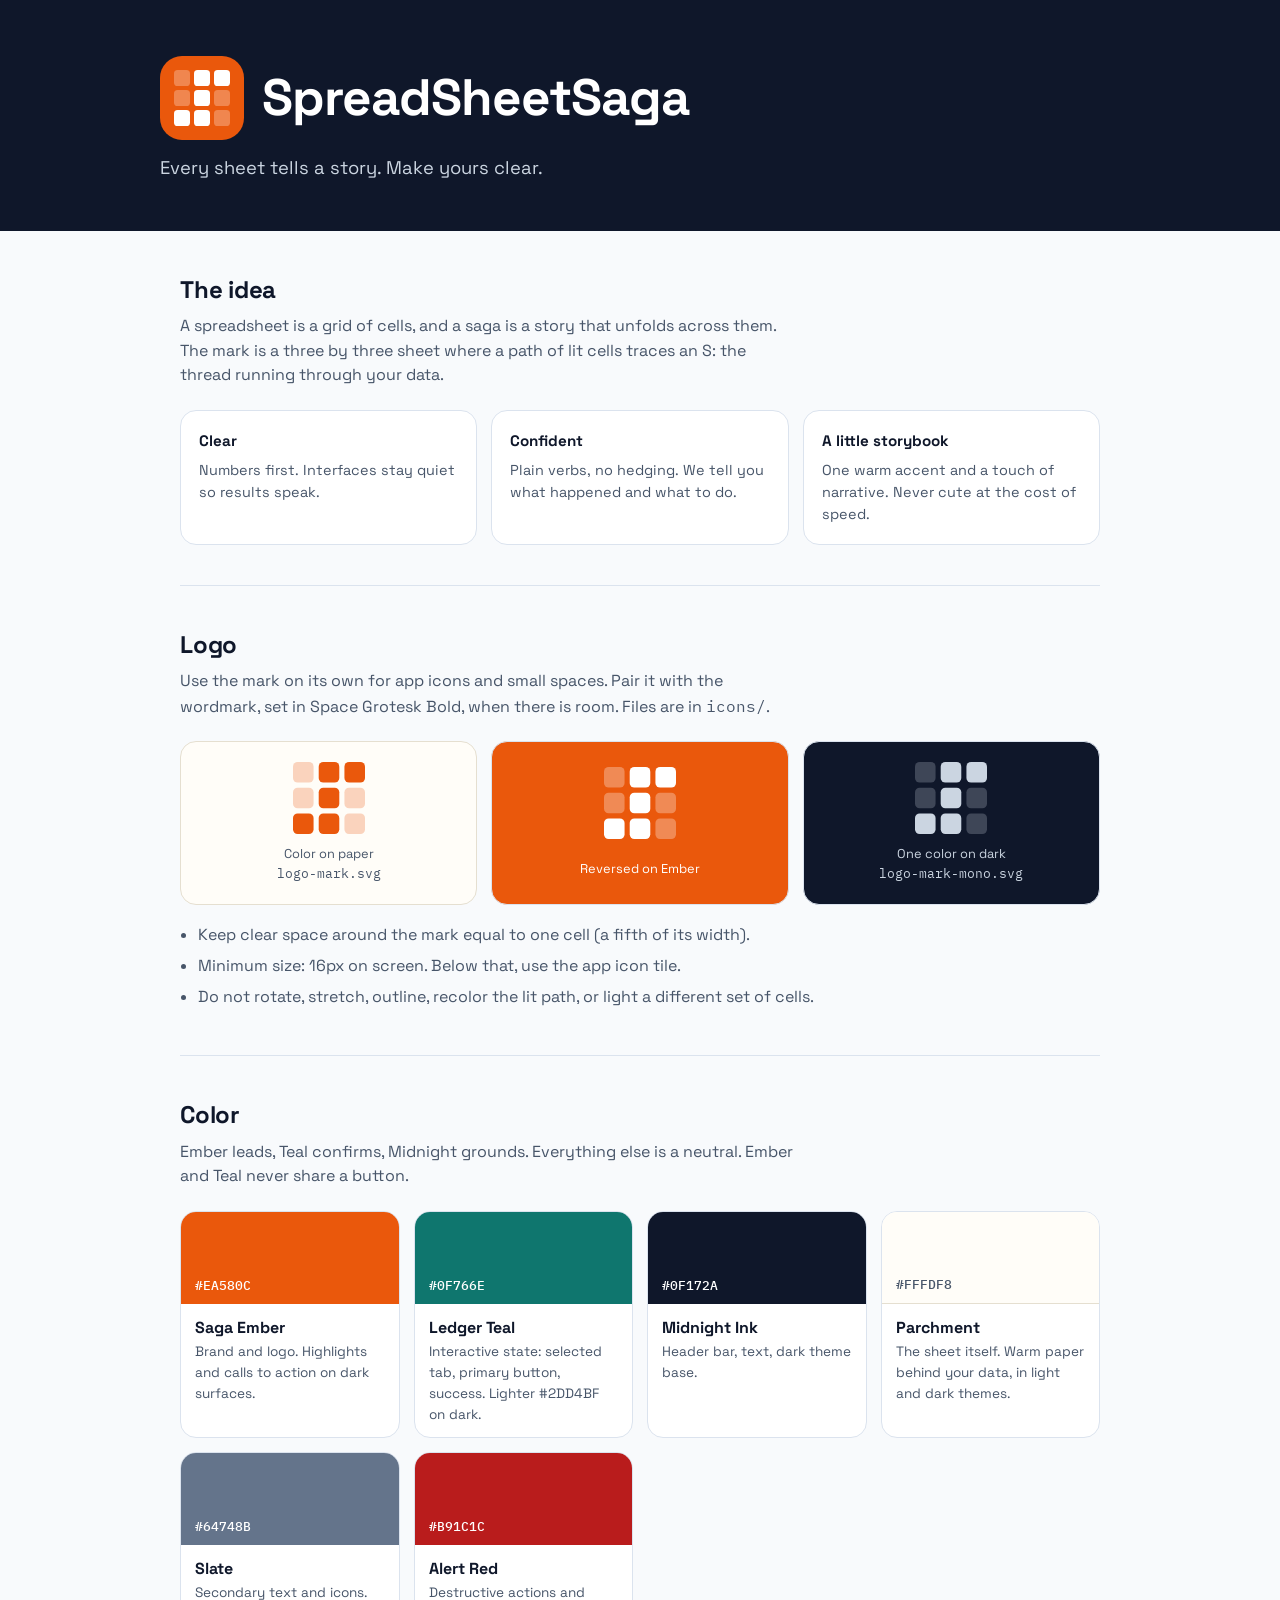
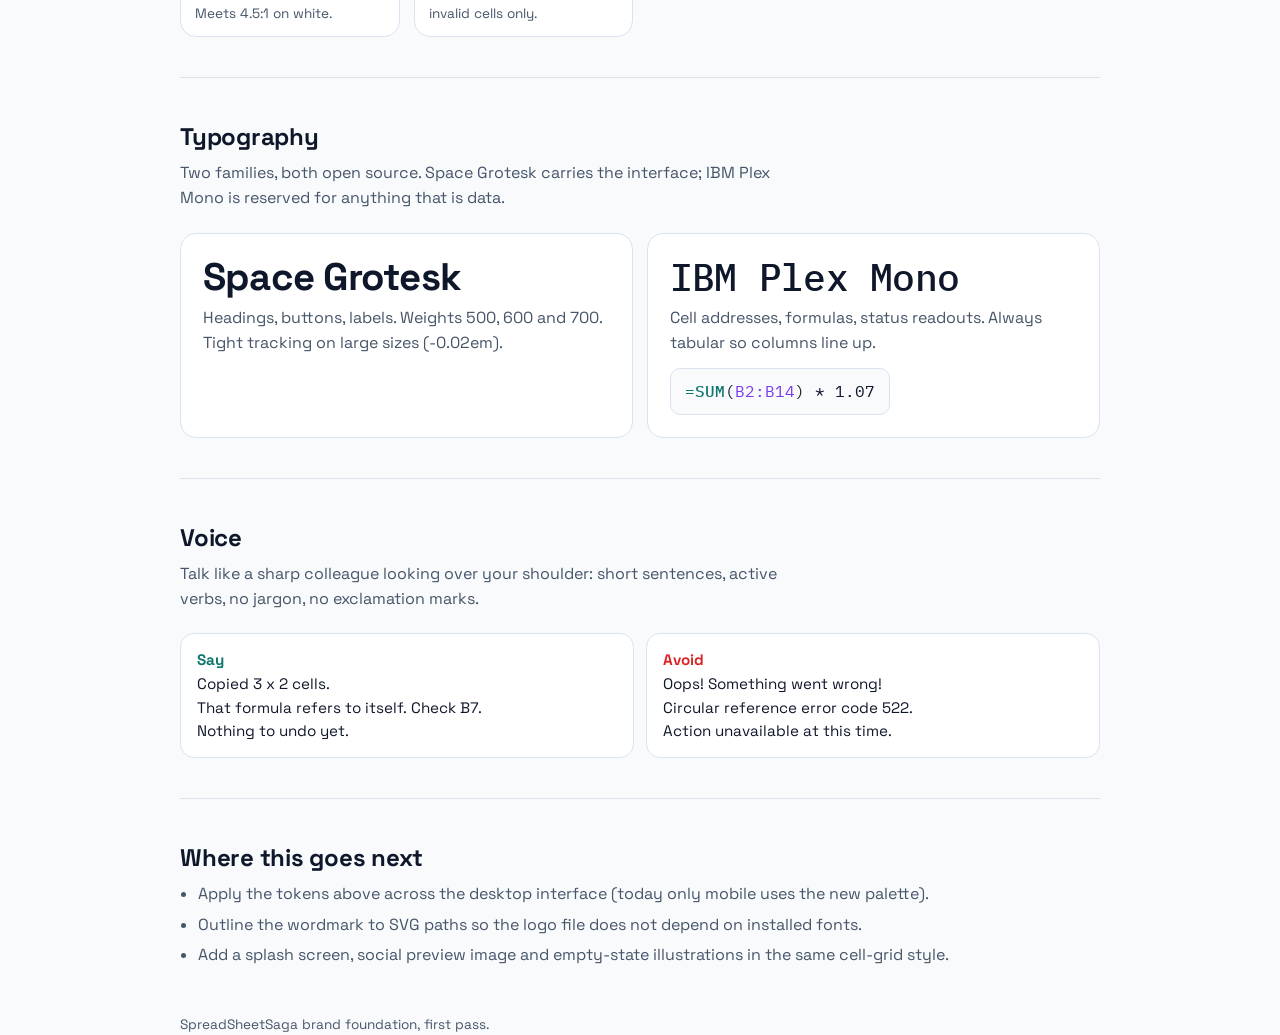
<file: brand-guide.html>
<!DOCTYPE html>
<html lang="en">
<head>
<meta charset="UTF-8">
<meta name="viewport" content="width=device-width, initial-scale=1, viewport-fit=cover">
<title>SpreadSheetSaga Brand Guide</title>
<link rel="preconnect" href="https://fonts.googleapis.com">
<link href="https://fonts.googleapis.com/css2?family=Space+Grotesk:wght@400;500;600;700&family=IBM+Plex+Mono:wght@400;500&display=swap" rel="stylesheet">
<style>
:root{--bg:#f8fafc;--surface:#fff;--ink:#0f172a;--muted:#475569;--line:#dbe3ee;--ember:#ea580c;--teal:#0f766e;--midnight:#0f172a;--parch:#fffdf8;--hero:#0f172a;--hero-ink:#fff}
@media (prefers-color-scheme:dark){:root:not([data-theme="light"]){--bg:#0b1220;--surface:#111827;--ink:#e6edf7;--muted:#a3b2c7;--line:#263244}}
:root[data-theme="dark"]{--bg:#0b1220;--surface:#111827;--ink:#e6edf7;--muted:#a3b2c7;--line:#263244}
*{box-sizing:border-box}
html{scroll-behavior:smooth}
body{margin:0;background:var(--bg);color:var(--ink);font-family:"Space Grotesk","Segoe UI",sans-serif;line-height:1.55;padding:env(safe-area-inset-top,0) env(safe-area-inset-right,0) env(safe-area-inset-bottom,0) env(safe-area-inset-left,0)}
.hero{background:var(--hero);color:var(--hero-ink);padding:56px 20px 48px}
.wrap{max-width:960px;margin:0 auto;padding:0 20px}
.hero .wrap{padding:0}
.lockup{display:flex;align-items:center;gap:18px;flex-wrap:wrap}
.tile{width:84px;height:84px;border-radius:22px;background:var(--ember);display:grid;place-items:center;flex:0 0 auto}
.tile svg{width:56px;height:56px}
h1{margin:0;font-size:clamp(2rem,6vw,3.2rem);line-height:1.05;letter-spacing:-.02em}
.tag{margin:14px 0 0;font-size:1.15rem;color:#cbd5e1;max-width:34ch}
section{padding:40px 0;border-bottom:1px solid var(--line)}
h2{margin:0 0 6px;font-size:1.5rem;letter-spacing:-.01em}
.lead{margin:0 0 22px;color:var(--muted);max-width:62ch}
.grid{display:grid;gap:14px;grid-template-columns:repeat(auto-fit,minmax(210px,1fr))}
.card{background:var(--surface);border:1px solid var(--line);border-radius:16px;padding:18px}
.card h3{margin:0 0 6px;font-size:.95rem}
.card p{margin:0;color:var(--muted);font-size:.9rem}
.sw{border-radius:16px;overflow:hidden;border:1px solid var(--line);background:var(--surface)}
.sw .chip{height:92px;display:flex;align-items:flex-end;padding:10px 14px;font:500 .8rem "IBM Plex Mono",monospace}
.sw .meta{padding:12px 14px}
.sw b{display:block}
.sw span{display:block;color:var(--muted);font-size:.85rem}
.logos{display:grid;gap:14px;grid-template-columns:repeat(auto-fit,minmax(200px,1fr))}
.logo-box{border-radius:16px;border:1px solid var(--line);min-height:150px;display:grid;place-items:center;padding:20px;text-align:center;font-size:.8rem;color:var(--muted)}
.logo-box svg{width:72px;height:72px;margin-bottom:10px}
.on-ember{background:var(--ember);color:#fff}
.on-night{background:#0f172a;color:#cbd5e1}
.on-paper{background:#fffdf8;color:#475569;border-color:#e5dfd0}
.type-demo{background:var(--surface);border:1px solid var(--line);border-radius:16px;padding:22px}
.type-demo .big{font-size:2.4rem;font-weight:700;letter-spacing:-.02em;line-height:1.1}
.mono{font-family:"IBM Plex Mono",monospace}
.formula{display:inline-block;margin-top:12px;padding:10px 14px;border-radius:10px;background:var(--bg);border:1px solid var(--line);font-family:"IBM Plex Mono",monospace;font-size:1rem}
.fx{color:var(--teal);font-weight:500}.ref{color:#7c3aed}
@media (prefers-color-scheme:dark){.fx{color:#5eead4}.ref{color:#c4a8ff}}
ul.rules{margin:0;padding-left:1.1rem;color:var(--muted)}
ul.rules li{margin:6px 0}
.say{display:grid;gap:12px;grid-template-columns:repeat(auto-fit,minmax(260px,1fr))}
.yes,.no{border-radius:14px;padding:14px 16px;font-size:.95rem;border:1px solid var(--line);background:var(--surface)}
.yes b{color:var(--teal)}.no b{color:#dc2626}
footer{padding:28px 0 48px;color:var(--muted);font-size:.85rem}
</style>
</head>
<body>
<header class="hero">
  <div class="wrap">
    <div class="lockup">
      <div class="tile"><svg viewBox="0 0 280 280" aria-hidden="true"><g fill="#fff"><rect x="0" y="0" width="80" height="80" rx="18" fill-opacity=".28"/><rect x="100" y="0" width="80" height="80" rx="18"/><rect x="200" y="0" width="80" height="80" rx="18"/><rect x="0" y="100" width="80" height="80" rx="18" fill-opacity=".28"/><rect x="100" y="100" width="80" height="80" rx="18"/><rect x="200" y="100" width="80" height="80" rx="18" fill-opacity=".28"/><rect x="0" y="200" width="80" height="80" rx="18"/><rect x="100" y="200" width="80" height="80" rx="18"/><rect x="200" y="200" width="80" height="80" rx="18" fill-opacity=".28"/></g></svg></div>
      <h1>SpreadSheetSaga</h1>
    </div>
    <p class="tag">Every sheet tells a story. Make yours clear.</p>
  </div>
</header>

<main class="wrap">
<section id="idea">
  <h2>The idea</h2>
  <p class="lead">A spreadsheet is a grid of cells, and a saga is a story that unfolds across them. The mark is a three by three sheet where a path of lit cells traces an S: the thread running through your data.</p>
  <div class="grid">
    <div class="card"><h3>Clear</h3><p>Numbers first. Interfaces stay quiet so results speak.</p></div>
    <div class="card"><h3>Confident</h3><p>Plain verbs, no hedging. We tell you what happened and what to do.</p></div>
    <div class="card"><h3>A little storybook</h3><p>One warm accent and a touch of narrative. Never cute at the cost of speed.</p></div>
  </div>
</section>

<section id="logo">
  <h2>Logo</h2>
  <p class="lead">Use the mark on its own for app icons and small spaces. Pair it with the wordmark, set in Space Grotesk Bold, when there is room. Files are in <span class="mono">icons/</span>.</p>
  <div class="logos">
    <div class="logo-box on-paper"><svg viewBox="0 0 280 280" aria-hidden="true"><g fill="#ea580c"><rect x="0" y="0" width="80" height="80" rx="18" fill-opacity=".25"/><rect x="100" y="0" width="80" height="80" rx="18"/><rect x="200" y="0" width="80" height="80" rx="18"/><rect x="0" y="100" width="80" height="80" rx="18" fill-opacity=".25"/><rect x="100" y="100" width="80" height="80" rx="18"/><rect x="200" y="100" width="80" height="80" rx="18" fill-opacity=".25"/><rect x="0" y="200" width="80" height="80" rx="18"/><rect x="100" y="200" width="80" height="80" rx="18"/><rect x="200" y="200" width="80" height="80" rx="18" fill-opacity=".25"/></g></svg>Color on paper<br><span class="mono">logo-mark.svg</span></div>
    <div class="logo-box on-ember"><svg viewBox="0 0 280 280" aria-hidden="true"><g fill="#fff"><rect x="0" y="0" width="80" height="80" rx="18" fill-opacity=".3"/><rect x="100" y="0" width="80" height="80" rx="18"/><rect x="200" y="0" width="80" height="80" rx="18"/><rect x="0" y="100" width="80" height="80" rx="18" fill-opacity=".3"/><rect x="100" y="100" width="80" height="80" rx="18"/><rect x="200" y="100" width="80" height="80" rx="18" fill-opacity=".3"/><rect x="0" y="200" width="80" height="80" rx="18"/><rect x="100" y="200" width="80" height="80" rx="18"/><rect x="200" y="200" width="80" height="80" rx="18" fill-opacity=".3"/></g></svg>Reversed on Ember</div>
    <div class="logo-box on-night"><svg viewBox="0 0 280 280" aria-hidden="true"><g fill="#cbd5e1"><rect x="0" y="0" width="80" height="80" rx="18" fill-opacity=".25"/><rect x="100" y="0" width="80" height="80" rx="18"/><rect x="200" y="0" width="80" height="80" rx="18"/><rect x="0" y="100" width="80" height="80" rx="18" fill-opacity=".25"/><rect x="100" y="100" width="80" height="80" rx="18"/><rect x="200" y="100" width="80" height="80" rx="18" fill-opacity=".25"/><rect x="0" y="200" width="80" height="80" rx="18"/><rect x="100" y="200" width="80" height="80" rx="18"/><rect x="200" y="200" width="80" height="80" rx="18" fill-opacity=".25"/></g></svg>One color on dark<br><span class="mono">logo-mark-mono.svg</span></div>
  </div>
  <ul class="rules" style="margin-top:18px">
    <li>Keep clear space around the mark equal to one cell (a fifth of its width).</li>
    <li>Minimum size: 16px on screen. Below that, use the app icon tile.</li>
    <li>Do not rotate, stretch, outline, recolor the lit path, or light a different set of cells.</li>
  </ul>
</section>

<section id="color">
  <h2>Color</h2>
  <p class="lead">Ember leads, Teal confirms, Midnight grounds. Everything else is a neutral. Ember and Teal never share a button.</p>
  <div class="grid">
    <div class="sw"><div class="chip" style="background:#ea580c;color:#fff">#EA580C</div><div class="meta"><b>Saga Ember</b><span>Brand and logo. Highlights and calls to action on dark surfaces.</span></div></div>
    <div class="sw"><div class="chip" style="background:#0f766e;color:#fff">#0F766E</div><div class="meta"><b>Ledger Teal</b><span>Interactive state: selected tab, primary button, success. Lighter #2DD4BF on dark.</span></div></div>
    <div class="sw"><div class="chip" style="background:#0f172a;color:#fff">#0F172A</div><div class="meta"><b>Midnight Ink</b><span>Header bar, text, dark theme base.</span></div></div>
    <div class="sw"><div class="chip" style="background:#fffdf8;color:#475569;border-bottom:1px solid #e5dfd0">#FFFDF8</div><div class="meta"><b>Parchment</b><span>The sheet itself. Warm paper behind your data, in light and dark themes.</span></div></div>
    <div class="sw"><div class="chip" style="background:#64748b;color:#fff">#64748B</div><div class="meta"><b>Slate</b><span>Secondary text and icons. Meets 4.5:1 on white.</span></div></div>
    <div class="sw"><div class="chip" style="background:#b91c1c;color:#fff">#B91C1C</div><div class="meta"><b>Alert Red</b><span>Destructive actions and invalid cells only.</span></div></div>
  </div>
</section>

<section id="type">
  <h2>Typography</h2>
  <p class="lead">Two families, both open source. Space Grotesk carries the interface; IBM Plex Mono is reserved for anything that is data.</p>
  <div class="grid" style="grid-template-columns:repeat(auto-fit,minmax(280px,1fr))">
    <div class="type-demo"><div class="big">Space Grotesk</div><p style="color:var(--muted);margin:8px 0 0">Headings, buttons, labels. Weights 500, 600 and 700. Tight tracking on large sizes (-0.02em).</p></div>
    <div class="type-demo"><div class="big mono" style="font-weight:500">IBM Plex Mono</div><p style="color:var(--muted);margin:8px 0 0">Cell addresses, formulas, status readouts. Always tabular so columns line up.</p><span class="formula"><span class="fx">=SUM</span>(<span class="ref">B2:B14</span>) * 1.07</span></div>
  </div>
</section>

<section id="voice">
  <h2>Voice</h2>
  <p class="lead">Talk like a sharp colleague looking over your shoulder: short sentences, active verbs, no jargon, no exclamation marks.</p>
  <div class="say">
    <div class="yes"><b>Say</b><br>Copied 3 x 2 cells.<br>That formula refers to itself. Check B7.<br>Nothing to undo yet.</div>
    <div class="no"><b>Avoid</b><br>Oops! Something went wrong!<br>Circular reference error code 522.<br>Action unavailable at this time.</div>
  </div>
</section>

<section id="next" style="border-bottom:0">
  <h2>Where this goes next</h2>
  <ul class="rules">
    <li>Apply the tokens above across the desktop interface (today only mobile uses the new palette).</li>
    <li>Outline the wordmark to SVG paths so the logo file does not depend on installed fonts.</li>
    <li>Add a splash screen, social preview image and empty-state illustrations in the same cell-grid style.</li>
  </ul>
</section>
</main>
<footer class="wrap">SpreadSheetSaga brand foundation, first pass.</footer>
</body>
</html>
</file>
